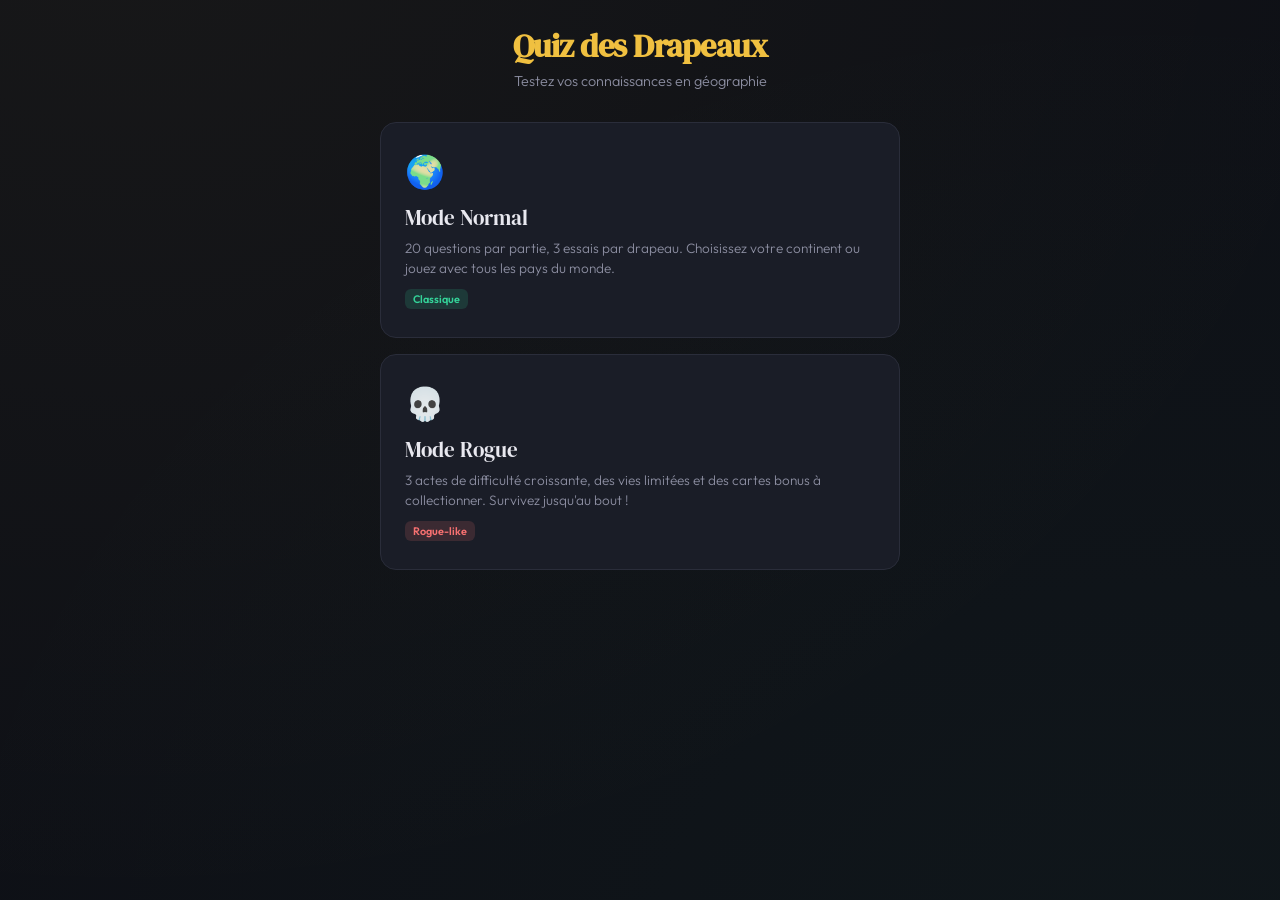
<file: index.html>
<!DOCTYPE html>
<html lang="fr">
<head>
  <meta charset="UTF-8">
  <meta name="viewport" content="width=device-width, initial-scale=1.0">
  <title>Quiz des Drapeaux du Monde</title>
  <link href="https://fonts.googleapis.com/css2?family=DM+Serif+Display&family=Outfit:wght@300;400;500;600;700&display=swap" rel="stylesheet">
  <link rel="stylesheet" href="css/style.css">
  <style>
    .mode-grid {
      display: flex; flex-direction: column; gap: 16px; margin-top: 32px;
    }
    .mode-card {
      background: var(--card); border: 1px solid var(--card-border); border-radius: 16px;
      padding: 28px 24px; cursor: pointer; text-decoration: none;
      transition: border-color 0.3s, transform 0.2s, box-shadow 0.3s;
      display: block;
    }
    .mode-card:hover {
      border-color: var(--accent); transform: translateY(-2px);
      box-shadow: 0 8px 30px var(--accent-glow);
    }
    .mode-icon { font-size: 2rem; margin-bottom: 12px; }
    .mode-name {
      font-family: 'DM Serif Display', serif; font-size: 1.3rem;
      color: var(--text); margin-bottom: 6px;
    }
    .mode-desc { font-size: 0.85rem; color: var(--text-dim); font-weight: 300; line-height: 1.5; }
    .mode-tag {
      display: inline-block; font-size: 0.68rem; font-weight: 600;
      padding: 3px 8px; border-radius: 6px; margin-top: 10px;
    }
    .mode-tag.classic { background: rgba(52,211,153,0.15); color: var(--green); }
    .mode-tag.rogue { background: rgba(248,113,113,0.15); color: var(--red); }
  </style>
</head>
<body>
<div class="container">
  <header>
    <h1>Quiz des Drapeaux</h1>
    <p>Testez vos connaissances en géographie</p>
  </header>

  <div class="mode-grid">
    <a class="mode-card fade-in" href="normal.html" style="animation-delay: 0.05s">
      <div class="mode-icon">🌍</div>
      <div class="mode-name">Mode Normal</div>
      <div class="mode-desc">20 questions par partie, 3 essais par drapeau. Choisissez votre continent ou jouez avec tous les pays du monde.</div>
      <span class="mode-tag classic">Classique</span>
    </a>
    <a class="mode-card fade-in" href="rogue.html" style="animation-delay: 0.15s">
      <div class="mode-icon">💀</div>
      <div class="mode-name">Mode Rogue</div>
      <div class="mode-desc">3 actes de difficulté croissante, des vies limitées et des cartes bonus à collectionner. Survivez jusqu'au bout !</div>
      <span class="mode-tag rogue">Rogue-like</span>
    </a>
  </div>
</div>
</body>
</html>
</file>
<file: css/style.css>
/* css/style.css — Styles partagés entre les modes */

:root {
  --bg: #0f1117; --card: #1a1d27; --card-border: #2a2d3a;
  --accent: #f0c040; --accent-glow: rgba(240, 192, 64, 0.15);
  --green: #34d399; --green-glow: rgba(52, 211, 153, 0.2);
  --red: #f87171; --red-glow: rgba(248, 113, 113, 0.2);
  --orange: #fb923c; --text: #e8e8ef; --text-dim: #8b8da0; --radius: 16px;
}
* { margin: 0; padding: 0; box-sizing: border-box; }
body {
  background: var(--bg); color: var(--text); font-family: 'Outfit', sans-serif;
  min-height: 100vh; display: flex; flex-direction: column; align-items: center; overflow-x: hidden;
}
body::before {
  content: ''; position: fixed; top: -50%; left: -50%; width: 200%; height: 200%;
  background: radial-gradient(ellipse at 30% 20%, rgba(240,192,64,0.04) 0%, transparent 50%),
              radial-gradient(ellipse at 70% 80%, rgba(52,211,153,0.03) 0%, transparent 50%);
  pointer-events: none; z-index: 0;
}
.container { position: relative; z-index: 1; width: 100%; max-width: 560px; padding: 24px 20px; }
header { text-align: center; margin-bottom: 32px; }
header h1 { font-family: 'DM Serif Display', serif; font-size: 2rem; color: var(--accent); letter-spacing: -0.5px; margin-bottom: 4px; }
header p { font-size: 0.9rem; color: var(--text-dim); font-weight: 300; }
a { color: inherit; text-decoration: none; }

/* Menu */
.menu-screen { text-align: center; }
.menu-screen h2 { font-family: 'DM Serif Display', serif; font-size: 1.4rem; color: var(--text); margin-bottom: 24px; }
.cat-grid { display: flex; flex-direction: column; gap: 10px; }
.cat-btn {
  background: var(--card); border: 1px solid var(--card-border); border-radius: 14px;
  padding: 18px 24px; display: flex; align-items: center; gap: 16px;
  cursor: pointer; transition: border-color 0.25s, background 0.25s, transform 0.15s; text-align: left;
}
.cat-btn:hover { border-color: var(--accent); background: rgba(240,192,64,0.05); transform: translateY(-1px); }
.cat-icon { font-size: 1.6rem; width: 40px; text-align: center; flex-shrink: 0; }
.cat-info { flex: 1; }
.cat-name { font-weight: 600; font-size: 1rem; color: var(--text); margin-bottom: 2px; }
.cat-count { font-size: 0.78rem; color: var(--text-dim); font-weight: 300; }
.cat-arrow { color: var(--text-dim); font-size: 1.1rem; }

/* Sub-categories */
.sub-grid {
  display: flex; flex-direction: column; gap: 6px;
  margin-left: 24px; margin-bottom: 6px; padding-left: 12px;
  border-left: 2px solid var(--card-border);
}
.cat-btn-sub {
  padding: 12px 18px;
  background: rgba(26, 29, 39, 0.6);
}
.cat-btn-sub .cat-icon { font-size: 1.2rem; width: 32px; }
.cat-btn-sub .cat-name { font-size: 0.9rem; }

/* Score bar */
.score-bar { display: flex; justify-content: center; gap: 32px; margin-bottom: 28px; }
.score-item { text-align: center; }
.score-item .label { font-size: 0.7rem; text-transform: uppercase; letter-spacing: 1.5px; color: var(--text-dim); margin-bottom: 4px; }
.score-item .value { font-family: 'DM Serif Display', serif; font-size: 1.6rem; }
.score-item .value.correct { color: var(--green); }
.score-item .value.wrong { color: var(--red); }
.score-item .value.streak { color: var(--accent); }

/* Card */
.card {
  background: var(--card); border: 1px solid var(--card-border); border-radius: var(--radius);
  padding: 32px 28px; margin-bottom: 20px; transition: border-color 0.4s ease, box-shadow 0.4s ease;
}
.card.success { border-color: var(--green); box-shadow: 0 0 40px var(--green-glow); }
.card.fail { border-color: var(--red); box-shadow: 0 0 40px var(--red-glow); }
.flag-container { display: flex; justify-content: center; margin-bottom: 28px; }
.flag-container img { width: 220px; height: auto; border-radius: 8px; box-shadow: 0 8px 32px rgba(0,0,0,0.4); transition: transform 0.3s ease; }
.flag-container img:hover { transform: scale(1.03); }
.question-label { text-align: center; font-size: 0.85rem; color: var(--text-dim); margin-bottom: 16px; font-weight: 300; }
.question-num { color: var(--accent); font-weight: 600; }
.cat-tag { display: inline-block; background: rgba(240,192,64,0.1); color: var(--accent); font-size: 0.72rem; font-weight: 500; padding: 3px 10px; border-radius: 20px; margin-bottom: 14px; text-align: center; }

/* Attempts */
.attempts-bar { display: flex; justify-content: center; gap: 8px; margin-bottom: 16px; }
.attempt-dot { width: 10px; height: 10px; border-radius: 50%; background: var(--card-border); transition: background 0.3s, box-shadow 0.3s; }
.attempt-dot.available { background: var(--accent); box-shadow: 0 0 8px var(--accent-glow); }
.attempt-dot.used { background: var(--red); box-shadow: 0 0 6px var(--red-glow); }

/* Input */
.input-row { display: flex; gap: 10px; }
.input-row input {
  flex: 1; background: var(--bg); border: 1px solid var(--card-border); border-radius: 12px;
  padding: 14px 18px; color: var(--text); font-family: 'Outfit', sans-serif; font-size: 1rem;
  outline: none; transition: border-color 0.2s;
}
.input-row input:focus { border-color: var(--accent); }
.input-row input::placeholder { color: var(--text-dim); font-weight: 300; }
.input-row button {
  background: var(--accent); color: var(--bg); border: none; border-radius: 12px;
  padding: 14px 24px; font-family: 'Outfit', sans-serif; font-size: 0.95rem;
  font-weight: 600; cursor: pointer; transition: transform 0.15s, opacity 0.15s; white-space: nowrap;
}
.input-row button:hover { opacity: 0.9; transform: scale(1.02); }
.input-row button:active { transform: scale(0.98); }

/* Actions */
.action-row { display: flex; justify-content: center; gap: 16px; margin-top: 12px; }
.skip-btn {
  background: none; border: 1px solid var(--card-border); color: var(--text-dim); border-radius: 10px;
  padding: 8px 20px; font-family: 'Outfit', sans-serif; font-size: 0.82rem; cursor: pointer;
  transition: border-color 0.2s, color 0.2s;
}
.skip-btn:hover { border-color: var(--text-dim); color: var(--text); }
.hint-btn {
  background: none; border: none; color: var(--text-dim); font-family: 'Outfit', sans-serif;
  font-size: 0.82rem; cursor: pointer; text-decoration: underline; text-underline-offset: 3px;
  transition: color 0.2s; padding: 8px 0;
}
.hint-btn:hover { color: var(--text); }
.hint-text { text-align: center; color: var(--accent); font-size: 0.85rem; margin-top: 8px; min-height: 20px; font-weight: 400; }

/* Feedback */
.feedback {
  text-align: center; margin-top: 18px; min-height: 50px; display: flex; flex-direction: column;
  align-items: center; justify-content: center; gap: 6px; opacity: 0; transition: opacity 0.3s;
}
.feedback.visible { opacity: 1; }
.feedback .result-text { font-size: 1.05rem; font-weight: 500; }
.feedback .result-text.correct { color: var(--green); }
.feedback .result-text.wrong { color: var(--red); }
.feedback .result-text.warning { color: var(--orange); }
.feedback .answer-reveal { color: var(--text-dim); font-size: 0.88rem; font-weight: 300; }

/* Next */
.next-btn {
  display: none; margin: 16px auto 0; background: transparent; border: 1px solid var(--card-border);
  color: var(--text); border-radius: 12px; padding: 12px 32px; font-family: 'Outfit', sans-serif;
  font-size: 0.9rem; font-weight: 500; cursor: pointer; transition: border-color 0.2s, background 0.2s;
}
.next-btn:hover { border-color: var(--accent); background: var(--accent-glow); }
.next-hint { text-align: center; font-size: 0.72rem; color: var(--text-dim); margin-top: 8px; font-weight: 300; display: none; }

/* Progress */
.progress-track { width: 100%; height: 3px; background: var(--card-border); border-radius: 2px; margin-bottom: 24px; overflow: hidden; }
.progress-fill { height: 100%; background: linear-gradient(90deg, var(--accent), var(--green)); border-radius: 2px; transition: width 0.5s ease; }

/* End screen */
.end-screen { display: none; text-align: center; padding: 40px 20px; }
.end-screen h2 { font-family: 'DM Serif Display', serif; font-size: 1.8rem; color: var(--accent); margin-bottom: 12px; }
.end-screen .final-score { font-size: 3rem; font-family: 'DM Serif Display', serif; color: var(--green); margin: 20px 0; }
.end-screen p { color: var(--text-dim); font-weight: 300; margin-bottom: 24px; white-space: pre-line; }
.restart-btn {
  background: var(--accent); color: var(--bg); border: none; border-radius: 12px;
  padding: 14px 40px; font-family: 'Outfit', sans-serif; font-size: 1rem;
  font-weight: 600; cursor: pointer; transition: transform 0.15s; margin-bottom: 10px;
}
.restart-btn:hover { transform: scale(1.03); }
.back-menu-btn {
  display: inline-block; background: transparent; border: 1px solid var(--card-border); color: var(--text-dim);
  border-radius: 12px; padding: 12px 32px; font-family: 'Outfit', sans-serif; font-size: 0.88rem;
  font-weight: 400; cursor: pointer; transition: border-color 0.2s, color 0.2s;
}
.back-menu-btn:hover { border-color: var(--accent); color: var(--text); }

/* Recap */
.recap-title { font-family: 'DM Serif Display', serif; font-size: 1.2rem; color: var(--text); margin: 28px 0 16px; text-align: center; }
.recap-grid { display: flex; flex-direction: column; gap: 8px; margin-bottom: 28px; }
.recap-row {
  display: flex; align-items: center; gap: 12px; background: var(--card);
  border: 1px solid var(--card-border); border-radius: 12px; padding: 10px 14px; text-align: left;
}
.recap-row.ok { border-left: 3px solid var(--green); }
.recap-row.ko { border-left: 3px solid var(--red); }
.recap-row.skip { border-left: 3px solid var(--orange); }
.recap-flag { width: 48px; height: 32px; object-fit: cover; border-radius: 4px; flex-shrink: 0; }
.recap-info { flex: 1; min-width: 0; }
.recap-country { font-weight: 600; font-size: 0.9rem; color: var(--text); }
.recap-detail { font-size: 0.76rem; color: var(--text-dim); font-weight: 300; }
.recap-badge { font-size: 0.72rem; font-weight: 600; padding: 3px 8px; border-radius: 8px; flex-shrink: 0; white-space: nowrap; }
.recap-badge.ok { background: rgba(52,211,153,0.15); color: var(--green); }
.recap-badge.ko { background: rgba(248,113,113,0.15); color: var(--red); }
.recap-badge.skip { background: rgba(251,146,60,0.15); color: var(--orange); }

.game-zone { display: none; }

/* Animations */
@keyframes shake { 0%,100%{transform:translateX(0)} 20%,60%{transform:translateX(-6px)} 40%,80%{transform:translateX(6px)} }
.shake { animation: shake 0.4s ease; }
@keyframes pop { 0%{transform:scale(1)} 50%{transform:scale(1.08)} 100%{transform:scale(1)} }
.pop { animation: pop 0.35s ease; }
@keyframes fadeIn { from{opacity:0;transform:translateY(10px)} to{opacity:1;transform:translateY(0)} }
.fade-in { animation: fadeIn 0.4s ease forwards; }

/* Mobile: compact layout so flag + input fit above keyboard */
@media (max-height: 700px) {
  header { margin-bottom: 16px; }
  header h1 { font-size: 1.5rem; }
  .container { padding: 12px 16px; }
  .card { padding: 20px 18px; margin-bottom: 12px; }
  .flag-container { margin-bottom: 16px; }
  .flag-container img { width: 160px; }
  .score-bar { gap: 24px; margin-bottom: 16px; }
  .score-item .value { font-size: 1.3rem; }
  .question-label { margin-bottom: 10px; }
  .attempts-bar { margin-bottom: 10px; }
  .input-row input { padding: 12px 14px; font-size: 0.9rem; }
  .input-row button { padding: 12px 18px; font-size: 0.88rem; }
  .action-row { margin-top: 8px; }
  .progress-track { margin-bottom: 16px; }
}

@media (max-height: 550px) {
  header { margin-bottom: 8px; }
  header p { display: none; }
  .flag-container img { width: 120px; }
  .flag-container { margin-bottom: 10px; }
  .card { padding: 14px 14px; }
  .score-bar { margin-bottom: 10px; }
}
</file>
